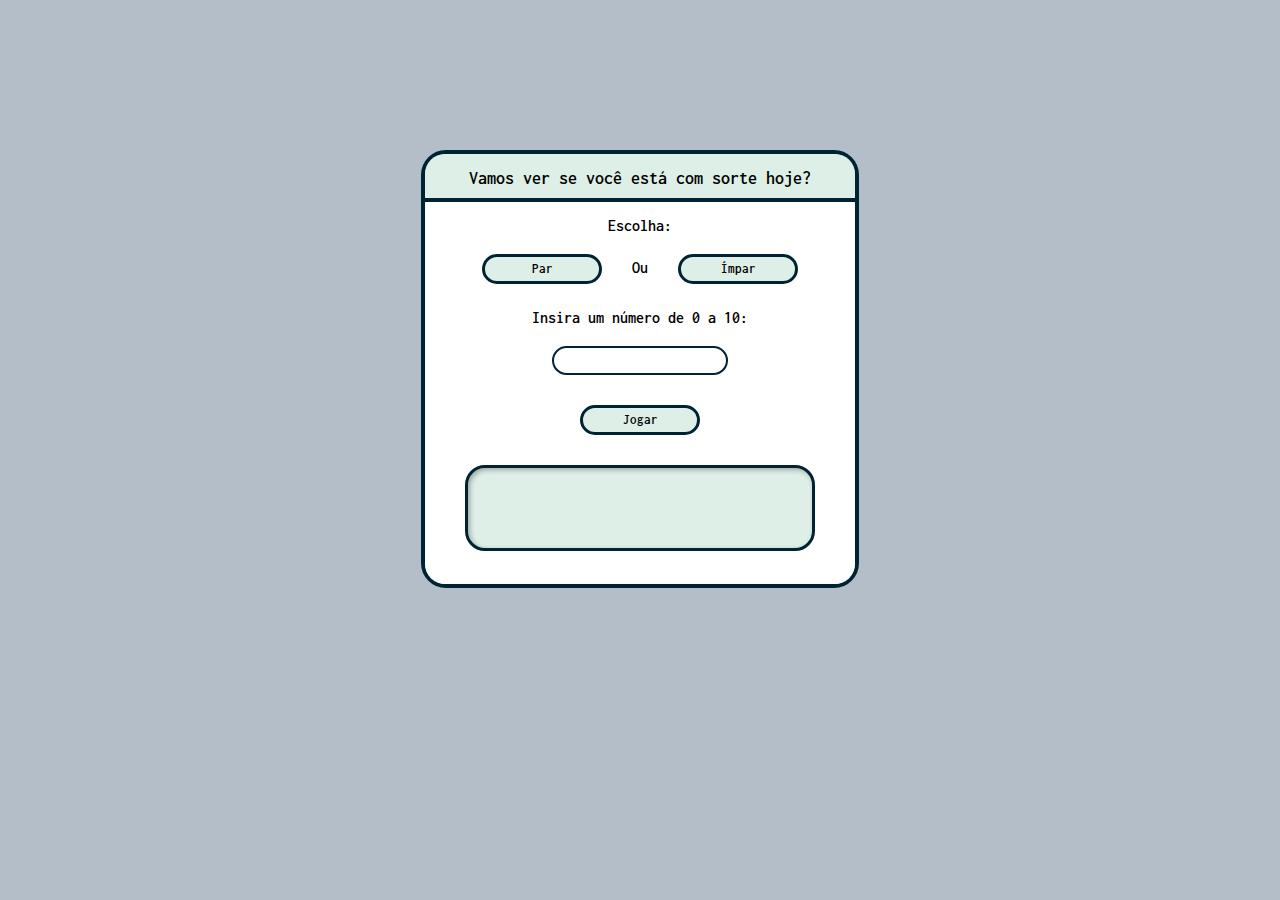
<file: Par ou Impar/index.html>
<!DOCTYPE html>
<html lang="en">
<head>
    <meta charset="UTF-8">
    <meta http-equiv="X-UA-Compatible" content="IE=edge">
    <meta name="viewport" content="width=device-width, initial-scale=1.0">
    <title>Document</title>
    <link rel="stylesheet" href="style.css">
</head>
<body>
    <div class="frame">
        <div class="div">
            <p id="header">Vamos ver se você está com sorte hoje?</p>
        </div>
        <div class="div2">
            <p>Escolha:</p>
            <div class="btns">
                <button class="parImpar" type="submit">Par</button>
                <p id="ou">Ou</p>
                <button class="parImpar">Ímpar</button>
            </div>
            
            <div class="info">
                <p>Insira um número de 0 a 10:</p>
                <input type="number" id="num" min="0" max="10" required>
                <button class="jogar">Jogar</button>
            </div>
            
            <div class="play1">
                <p class="resultado"></p>
                <p class="resultadoPlay1"></p>
                <p class="resultadoPlay2"></p>
            </div>
        </div>
    </div>

    <script src="index.js"></script>
</body>
</html>
</file>
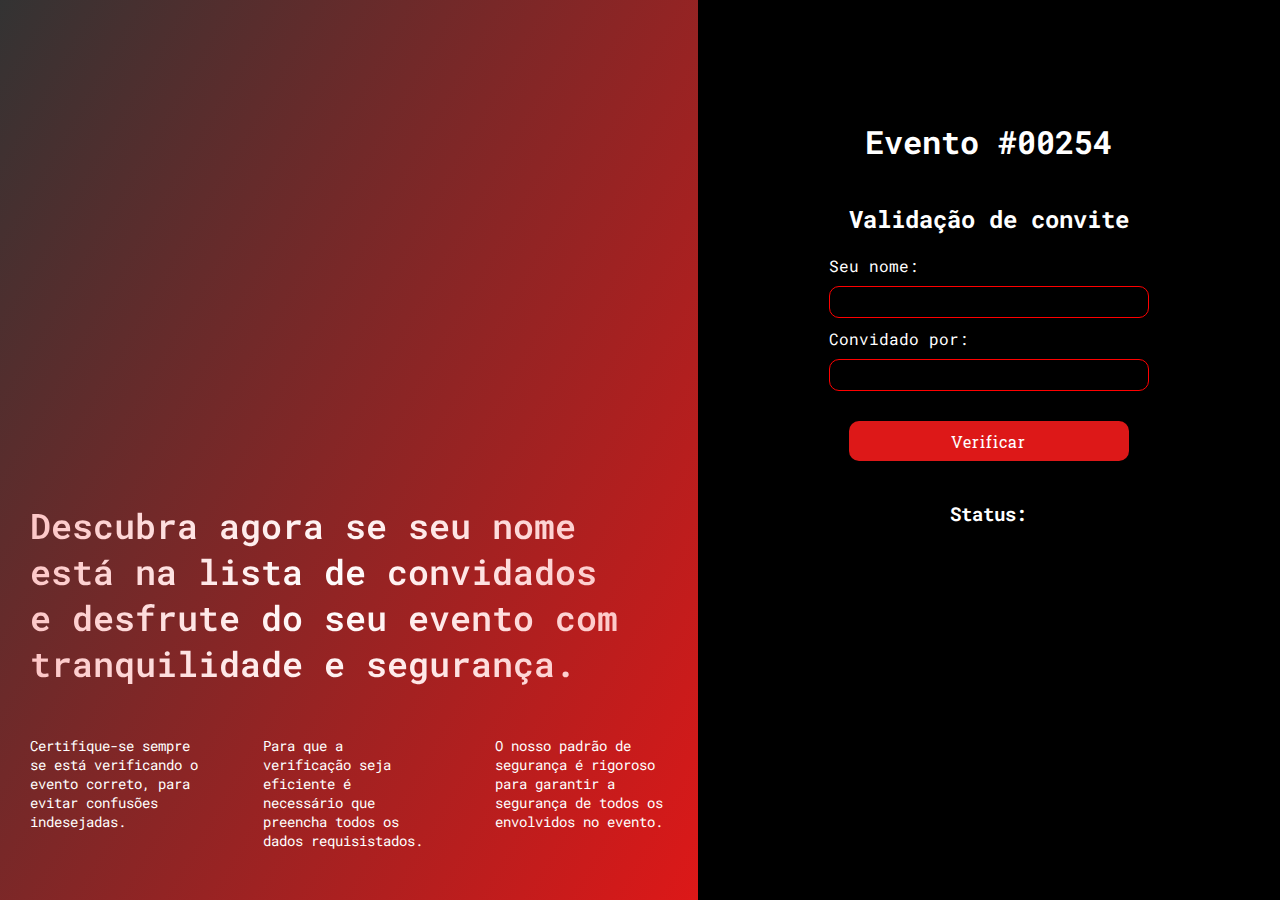
<file: Vailidação de convite/index.html>
<!DOCTYPE html>
<html lang="en">
<head>
    <meta charset="UTF-8">
    <meta http-equiv="X-UA-Compatible" content="IE=edge">
    <meta name="viewport" content="width=device-width, initial-scale=1.0">
    <link rel="stylesheet" href="style.css">
    <title>Validação de convite</title>
</head>
<body>

    <div class="frame">
        <P>Descubra agora se seu nome está na lista de convidados e desfrute do seu evento com tranquilidade e segurança.</P>

        <div class="screen">
            <p>Certifique-se sempre se está verificando o evento correto, para evitar confusões indesejadas.</p>
            <p> Para que a verificação seja eficiente é necessário que preencha todos os dados requisistados.</p>
            <p>O nosso padrão de segurança é rigoroso para garantir a segurança de todos os envolvidos no evento.</p>
        </div>
    </div>
    

    <div class="conteiner">
        
        <main>
            <h1>Evento #00254</h1>
            <h2>Validação de convite</h2>

            <label for="nome">Seu nome:</label>
            <input type="text" id="nome" required>

            <label for="nomeConvidado">Convidado por:</label>
            <input type="text" id="nomeConvidado" required>

            <button id="verificar">Verificar</button>

            <div id="status">
                <h3>Status:</h3>

                <div class="spinner"></div>

                <div id="resultado"></div>
            </div>
        </main>
    </div>

    <script src="index.js"></script>
</body>
</html>
</file>
<file: Par ou Impar/style.css>
@import url('https://fonts.googleapis.com/css2?family=Inconsolata&family=Roboto+Mono:wght@300&display=swap');

*{
    margin: 0;
    padding: 0;
}

:root{
    --cor1: #DEEFE7;
    --cor2: #002333;
    --cor3: #159A9C;
    --cor4: #B4BEC9;
    --cor5: #FFFFFF;

    --fontPadrao: 'Inconsolata', monospace;
    --fontSeg: 'Roboto Mono', monospace;
}

body{
    background-color: var(--cor4);
    font-family: var(--fontPadrao);
    font-weight: 600;
}

.frame{
    display: flex;
    flex-direction: column;
    align-items: center;

    border: 4px solid var(--cor2);
    border-radius: 25px;

    margin: auto;
    margin-top: 150px;

    width: 430px;
    height: 430px;
}

.div{
    width: 100%;
    height: 50px;

    border-radius: 20px 20px 0 0;
    border-bottom:  4px solid var(--cor2);;

    background-color: var(--cor1);
}

.div2{
    background-color: var(--cor5);
    width: 100%;
    height: 100%;

    border-radius: 0 0 20px 20px;
}

p{
    text-align: center;
    margin-left:30px ;
    margin-right: 30px;
    margin-top: 15px;
}

.resultado, .resultadoPlay1, .resultadoPlay2{
    margin-top: 10px;
    font-size: 15px;
}

.resultado{
    animation: blink 1s linear infinite;
}

.resultado::before{
    content: '';
    top: 0;
    left: 0;
    right: 0;
    bottom: 0;
    animation: blink 1s linear infinite;
}

@keyframes blink {
    50% {
        opacity: 0;
    }
}

#header{
    font-size: 18px;
}

#ou{
    margin-top: 25px;
}

.btns{
    display: flex;
    flex-direction: row;
    justify-content: center;
}

.parImpar{
    font-family: var(--fontPadrao);
    font-weight: 600;

    margin-top: 20px;
    margin-bottom: 10px;

    border-radius: 20px;
    border: 3px solid var(--cor2);

    width: 120px;
    height: 30px;

    background-color: var(--cor1);

    cursor: pointer;
}

.info{
    display: flex;
    flex-direction: column;
    justify-content: center;
}

#num{
    font-family: var(--fontPadrao);
    font-weight: 600;
    font-size: 20px;
    text-align: center;

    margin: auto;
    margin-top: 20px;

    width: 40%;
    height: 25px;

    border: 2px solid var(--cor2);
    border-radius: 20px;

    outline: none;

    overflow: hidden;
}

.jogar{
    font-family: var(--fontPadrao);
    font-weight: 600;

    margin: auto;
    margin-top: 30px;
    margin-bottom: 20px;

    border-radius: 20px;
    border: 3px solid var(--cor2);

    width: 120px;
    height: 30px;

    background-color: var(--cor1);

    cursor: pointer;
    
}

.jogar:hover{
    background-color: var(--cor3); 
    transform: translateY(2px);
}

.play1{
    display: flex;
    align-content: center;
    justify-content: center;
    align-items: center;
    flex-direction: row;

    font-family: var(--fontPadrao);
    font-size: large;
    text-align: center;

    width: 80%;
    height: 80px;

    margin: auto;
    margin-top: 10px;

    border-radius: 20px;
    border:3px solid var(--cor2);
    box-shadow: inset 2px 2px 5px rgba(0, 0, 0, 0.3);;

    background-color: #DEEFE7;

}
</file>
<file: Vailidação de convite/style.css>
@import url('https://fonts.googleapis.com/css2?family=Quicksand:wght@300;400;500&family=Roboto+Mono:wght@300&family=Roboto+Slab:wght@300;400&family=Rubik&display=swap');

*{
    margin: 0;
    padding: 0;
}

html, body{
    display: flex;
    flex-direction: row;
    font-family: 'Roboto Mono', monospace;

    color: white;

    width: 100%;
    height: 100%;
}

.frame{
    display: flex;
    align-items: flex-start;
    justify-content: flex-end;
    flex-direction: column;

    background: linear-gradient(120deg, #333333, #dd1818);

    width: 90%;
}

.frame > p{
    background: radial-gradient(circle, #ffffff, #fdc5c5);
    background-clip: text;
    -webkit-background-clip: text;
    color: transparent;

    font-size: 35px;
    font-weight: 600;

    margin-left: 30px;
    margin-bottom: 50px;

    width: 85%;
}

.screen{
    display: flex;
    flex-direction: row;
}

.screen > p{
    font-size: 14px;
    font-weight: 400;

    margin-left: 30px;
    margin-bottom: 50px;
    margin-right: 30px;

    width: 35%;
}

.conteiner{
    display: flex;
    flex-direction: column;
    align-items: center;
    
    width: 70%;

    padding: 20px;

    background-color: black;
}


h1{
    text-align: center;
    margin-bottom: 20px;
    margin-top: 100px;
}

main{
    display: flex;
    flex-direction: column;
    align-items: left;
    
}

h2{
    margin: 20px;
}

label{
    margin-bottom: 10px;
}

input{
    margin-bottom: 10px;
    padding: 5px;
    outline: none;

    height: 20px;

    border: none;
    border-radius: 10px;
    border: solid 1px red;

    color: white;

    background-color: transparent;

    font-family: 'Roboto Slab', serif;
    font-weight: 300;
}

button{
    font-family: 'Roboto Slab', serif;
    font-size: 16px;
    letter-spacing: 1px;

    margin: 20px;

    height: 40px;

    background-color: #dd1818;
    color: white;

    border: none;
    border-radius: 10px;

    cursor: pointer;

}

h3{
    text-align: center;
    margin-bottom: 20px;
    margin-top: 20px;
}

#resultado{
    font-family: 'Roboto Slab', serif;
    font-size: 16px;
    letter-spacing: 1px;
    text-align: center;

    margin-top: 30px;

    width: 100%;
    height: 30px;
}

.status{
    display: flex;
    justify-content: center;
}

.spinner {
    display: none;
    position: relative;
    top: 30%;
    left: 45%;
    transform: translate(-50%, -50%);
    width: 20px;
    height: 20px;
    border-radius: 50%;
    border: 4px solid #ccc;
    border-top-color: #333;
    animation: spinner 1s linear infinite;
  }
  
  .spinner::before,
  .spinner::after {
    display: block;
    position: absolute;
    top: 0;
    left: 28px;
    width: 5px;
    height: 15px;
    border-radius: 20%;
    background-color: #333;
    animation: spinner 1.2s linear infinite;
  }
  
  .spinner::after {
    left: 45px;
  }
  
  @keyframes spinner {
    0% {
      transform: rotate(0deg);
    }
    100% {
      transform: rotate(360deg);
    }
  }
</file>
